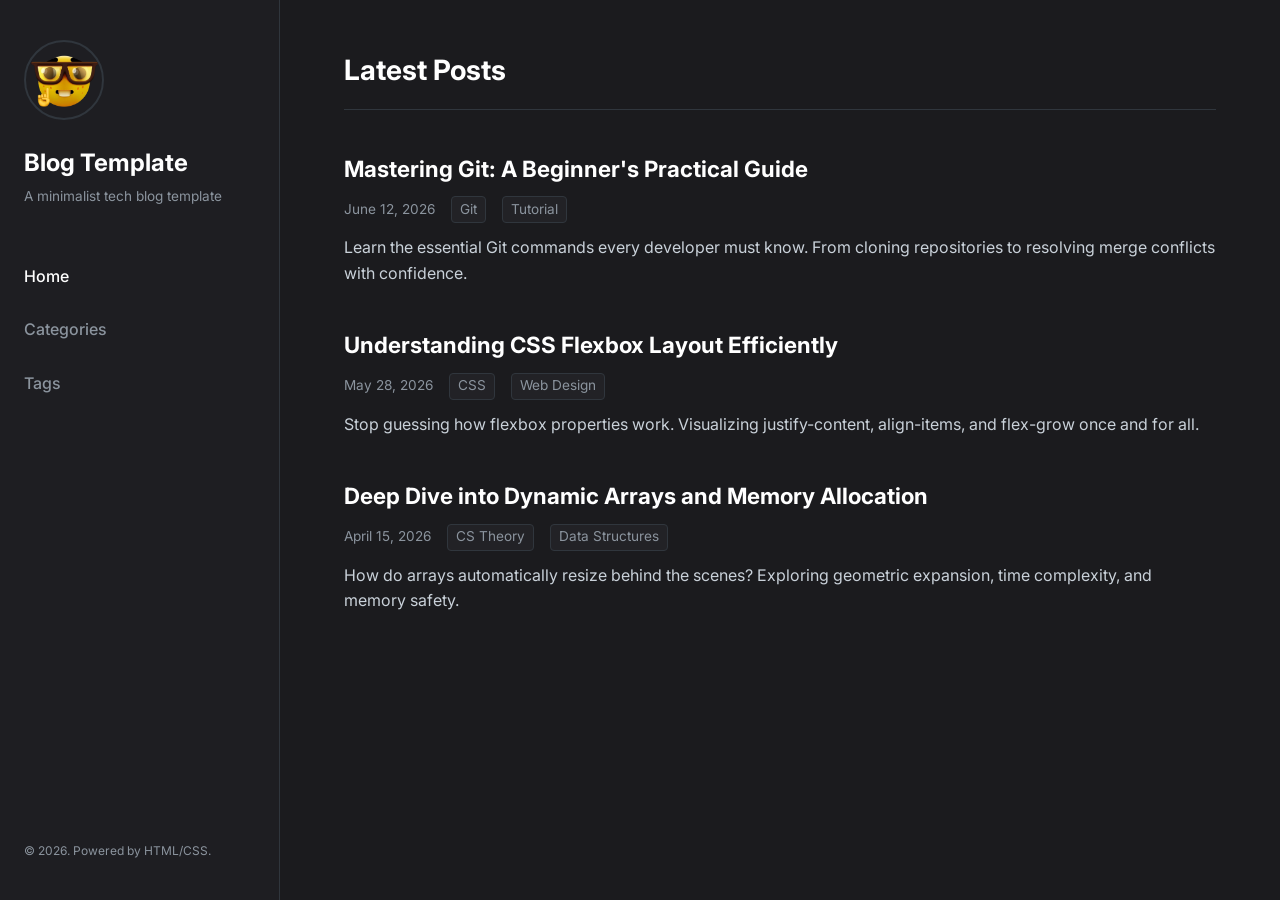
<file: index.html>
<!DOCTYPE html>
<html lang="en">
<head>
    <meta charset="UTF-8">
    <meta name="viewport" content="width=device-width, initial-scale=1.0">
    <title>Blog Template</title>
    <link rel="stylesheet" href="./style.css">
    <link rel="preconnect" href="https://fonts.googleapis.com">
    <link rel="preconnect" href="https://fonts.gstatic.com" crossorigin>
    <link href="https://fonts.googleapis.com/css2?family=Inter:wght@300;400;500;600;700&display=swap" rel="stylesheet">
</head>
<body>
    <div class="container">
        <aside class="sidebar">
            <div class="sidebar-wrapper">
                <div class="profile-container">
                    <a href="./"><img src="./assets/img/logo.png" alt="Blog Logo" class="avatar-img" onerror="this.style.display='none'; this.nextElementSibling.style.display='flex';"></a>
                    <div class="avatar" style="display:none;">B</div>
                    
                    <h1 class="site-title"><a href="./">Blog Template</a></h1>
                    <p class="site-subtitle">A minimalist tech blog template</p>
                </div>
                <nav class="nav-menu">
                    <a href="./" class="nav-item active">Home</a>
                    <a href="./categories/" class="nav-item">Categories</a>
                    <a href="./tags/" class="nav-item">Tags</a>
                </nav>
            </div>
            <div class="sidebar-footer">
                <p>&copy; 2026. Powered by HTML/CSS.</p>
            </div>
        </aside>

        <main class="main-content">
            <header class="content-header">
                <h2>Latest Posts</h2>
            </header>

            <div class="post-list">
                <article class="post-preview">
                    <h2 class="post-title">
                        <a href="./posts/git-guide/">Mastering Git: A Beginner's Practical Guide</a>
                    </h2>
                    <div class="post-meta">
                        <span class="post-date">June 12, 2026</span>
                        <span class="post-tag">Git</span>
                        <span class="post-tag">Tutorial</span>
                    </div>
                    <p class="post-excerpt">Learn the essential Git commands every developer must know. From cloning repositories to resolving merge conflicts with confidence.</p>
                </article>

                <article class="post-preview">
                    <h2 class="post-title">
                        <a href="./posts/css-flexbox/">Understanding CSS Flexbox Layout Efficiently</a>
                    </h2>
                    <div class="post-meta">
                        <span class="post-date">May 28, 2026</span>
                        <span class="post-tag">CSS</span>
                        <span class="post-tag">Web Design</span>
                    </div>
                    <p class="post-excerpt">Stop guessing how flexbox properties work. Visualizing justify-content, align-items, and flex-grow once and for all.</p>
                </article>

                <article class="post-preview">
                    <h2 class="post-title">
                        <a href="./posts/dynamic-arrays/">Deep Dive into Dynamic Arrays and Memory Allocation</a>
                    </h2>
                    <div class="post-meta">
                        <span class="post-date">April 15, 2026</span>
                        <span class="post-tag">CS Theory</span>
                        <span class="post-tag">Data Structures</span>
                    </div>
                    <p class="post-excerpt">How do arrays automatically resize behind the scenes? Exploring geometric expansion, time complexity, and memory safety.</p>
                </article>
            </div>
        </main>
    </div>
</body>
</html>
</file>
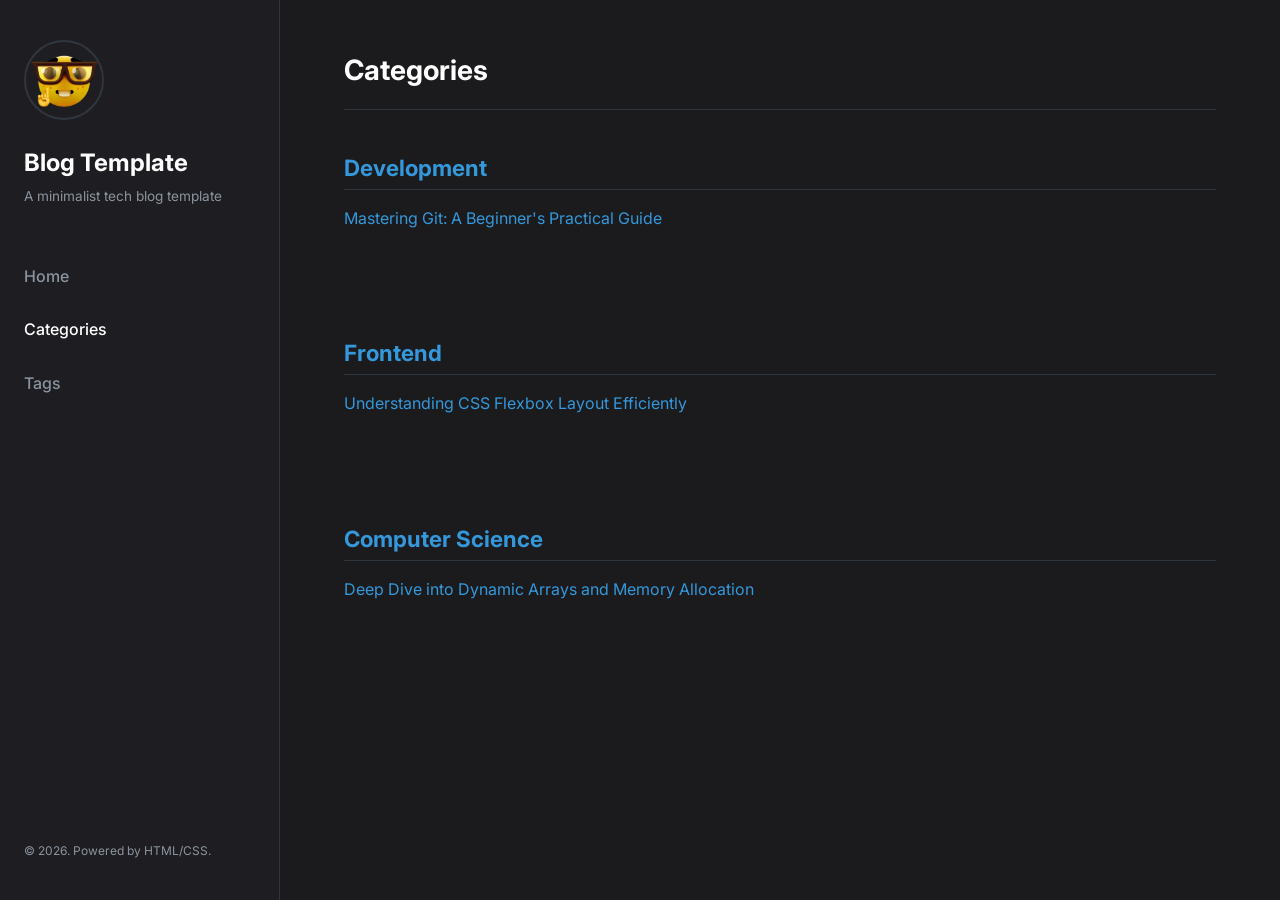
<file: categories/index.html>
<!DOCTYPE html>
<html lang="en">
<head>
    <meta charset="UTF-8">
    <meta name="viewport" content="width=device-width, initial-scale=1.0">
    <title>Categories - Blog Template</title>
    <link rel="stylesheet" href="../style.css">
    <link href="https://fonts.googleapis.com/css2?family=Inter:wght@300;400;500;600;700&display=swap" rel="stylesheet">
</head>
<body>
    <div class="container">
        <aside class="sidebar">
            <div class="sidebar-wrapper">
                <div class="profile-container">
                    <a href="../"><img src="../assets/img/logo.png" alt="Blog Logo" class="avatar-img" onerror="this.style.display='none'; this.nextElementSibling.style.display='flex';"></a>
                    <div class="avatar" style="display:none;">B</div>
                    <h1 class="site-title"><a href="../">Blog Template</a></h1>
                    <p class="site-subtitle">A minimalist tech blog template</p>
                </div>
                <nav class="nav-menu">
                    <a href="../" class="nav-item">Home</a>
                    <a href="../categories/" class="nav-item active">Categories</a>
                    <a href="../tags/" class="nav-item">Tags</a>
                </nav>
            </div>
            <div class="sidebar-footer">
                <p>&copy; 2026. Powered by HTML/CSS.</p>
            </div>
        </aside>

        <main class="main-content">
            <header class="content-header">
                <h2>Categories</h2>
            </header>

            <div class="archive-list">
                <section class="archive-section">
                    <h3>Development</h3>
                    <div class="post-preview" style="margin-bottom: 1rem;">
                        <a href="../posts/git-guide/">Mastering Git: A Beginner's Practical Guide</a>
                    </div>
                </section>

                <section class="archive-section">
                    <h3>Frontend</h3>
                    <div class="post-preview" style="margin-bottom: 1rem;">
                        <a href="../posts/css-flexbox/">Understanding CSS Flexbox Layout Efficiently</a>
                    </div>
                </section>

                <section class="archive-section">
                    <h3>Computer Science</h3>
                    <div class="post-preview" style="margin-bottom: 1rem;">
                        <a href="../posts/dynamic-arrays/">Deep Dive into Dynamic Arrays and Memory Allocation</a>
                    </div>
                </section>
            </div>
        </main>
    </div>
</body>
</html>
</file>
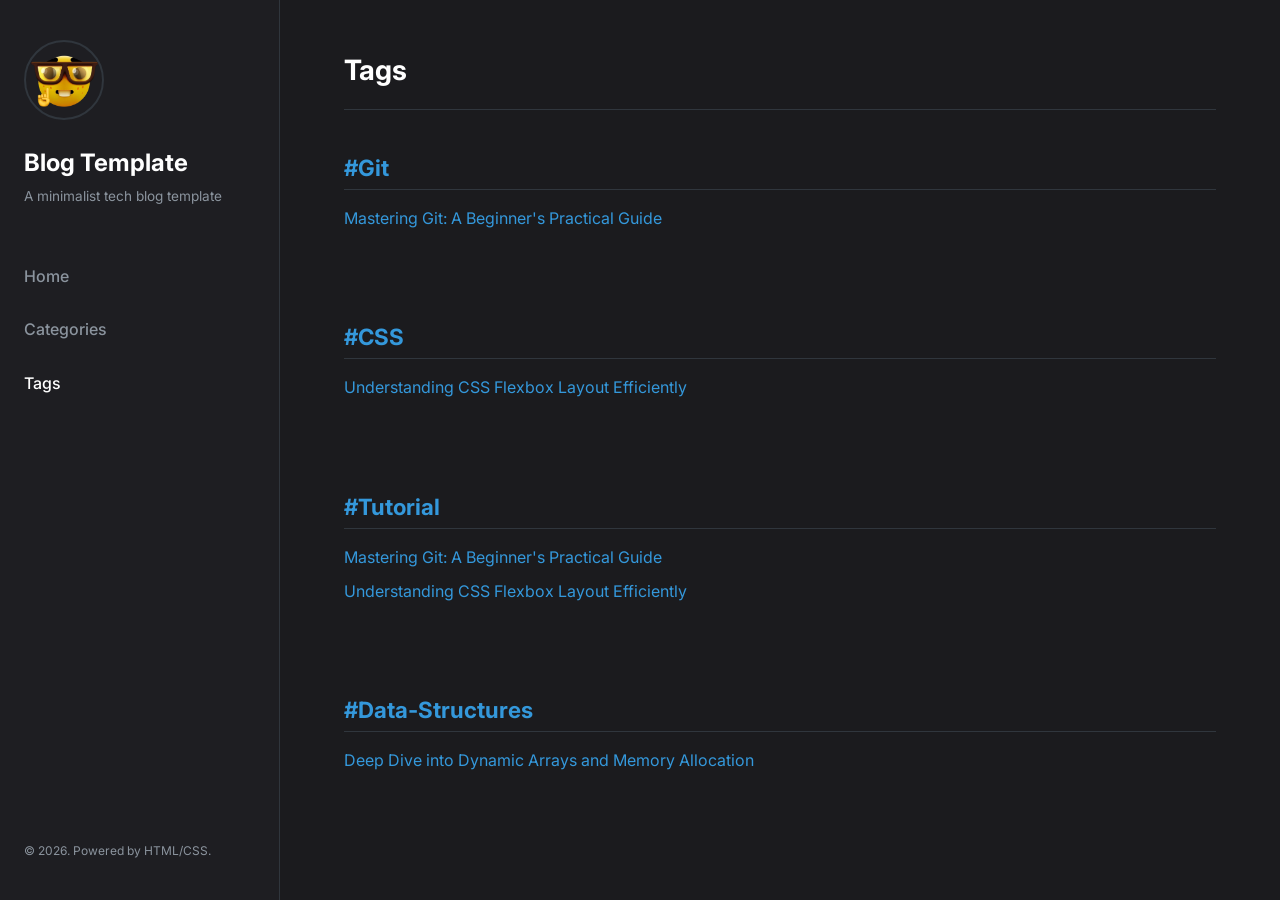
<file: tags/index.html>
<!DOCTYPE html>
<html lang="en">
<head>
    <meta charset="UTF-8">
    <meta name="viewport" content="width=device-width, initial-scale=1.0">
    <title>Tags - Blog Template</title>
    <link rel="stylesheet" href="../style.css">
    <link href="https://fonts.googleapis.com/css2?family=Inter:wght@300;400;500;600;700&display=swap" rel="stylesheet">
</head>
<body>
    <div class="container">
        <aside class="sidebar">
            <div class="sidebar-wrapper">
                <div class="profile-container">
                    <a href="../"><img src="../assets/img/logo.png" alt="Blog Logo" class="avatar-img" onerror="this.style.display='none'; this.nextElementSibling.style.display='flex';"></a>
                    <div class="avatar" style="display:none;">B</div>
                    <h1 class="site-title"><a href="../">Blog Template</a></h1>
                    <p class="site-subtitle">A minimalist tech blog template</p>
                </div>
                <nav class="nav-menu">
                    <a href="../" class="nav-item">Home</a>
                    <a href="../categories/" class="nav-item">Categories</a>
                    <a href="../tags/" class="nav-item active">Tags</a>
                </nav>
            </div>
            <div class="sidebar-footer">
                <p>&copy; 2026. Powered by HTML/CSS.</p>
            </div>
        </aside>

        <main class="main-content">
            <header class="content-header">
                <h2>Tags</h2>
            </header>

            <div class="archive-list">
                <section class="archive-section">
                    <h3>#Git</h3>
                    <div class="post-preview"><a href="../posts/git-guide/">Mastering Git: A Beginner's Practical Guide</a></div>
                </section>

                <section class="archive-section">
                    <h3>#CSS</h3>
                    <div class="post-preview"><a href="../posts/css-flexbox/">Understanding CSS Flexbox Layout Efficiently</a></div>
                </section>

                <section class="archive-section">
                    <h3>#Tutorial</h3>
                    <div class="post-preview" style="margin-bottom: 0.5rem;"><a href="../posts/git-guide/">Mastering Git: A Beginner's Practical Guide</a></div>
                    <div class="post-preview"><a href="../posts/css-flexbox/">Understanding CSS Flexbox Layout Efficiently</a></div>
                </section>

                <section class="archive-section">
                    <h3>#Data-Structures</h3>
                    <div class="post-preview"><a href="../posts/dynamic-arrays/">Deep Dive into Dynamic Arrays and Memory Allocation</a></div>
                </section>
            </div>
        </main>
    </div>
</body>
</html>
</file>
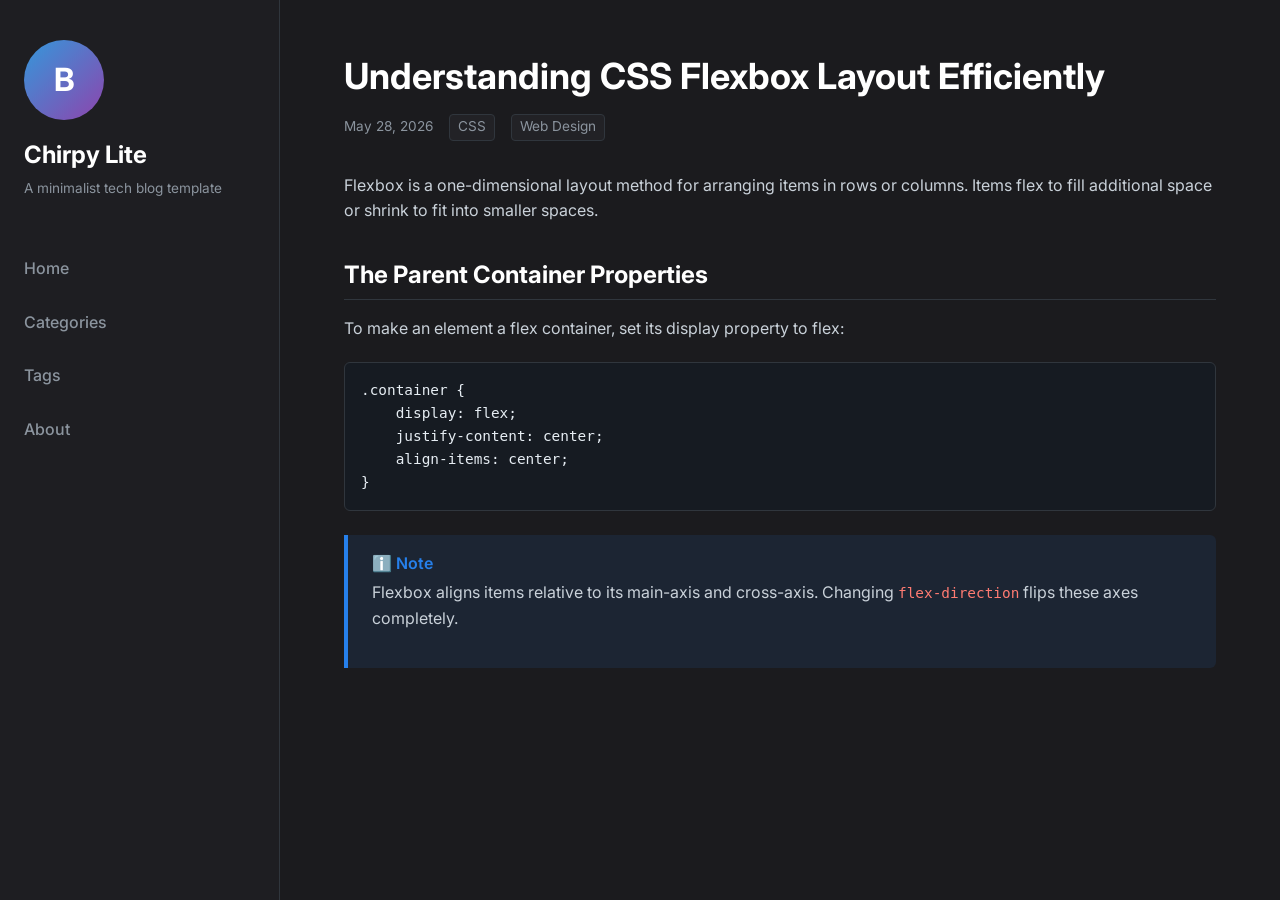
<file: posts/css-flexbox/index.html>
<!DOCTYPE html>
<html lang="en">
<head>
    <meta charset="UTF-8">
    <meta name="viewport" content="width=device-width, initial-scale=1.0">
    <title>Understanding CSS Flexbox - Your Blog</title>
    <link rel="stylesheet" href="../../style.css">
    <link href="https://fonts.googleapis.com/css2?family=Inter:wght@300;400;500;600;700&display=swap" rel="stylesheet">
</head>
<body>
    <div class="container">
        <aside class="sidebar">
            <div class="sidebar-wrapper">
                <div class="profile-container">
                    <div class="avatar">B</div>
                    <h1 class="site-title"><a href="../../">Chirpy Lite</a></h1>
                    <p class="site-subtitle">A minimalist tech blog template</p>
                </div>
                <nav class="nav-menu">
                    <a href="../../" class="nav-item">Home</a>
                    <a href="#" class="nav-item">Categories</a>
                    <a href="#" class="nav-item">Tags</a>
                    <a href="#" class="nav-item">About</a>
                </nav>
            </div>
        </aside>

        <main class="main-content">
            <article class="post-single">
                <header class="post-header">
                    <h1>Understanding CSS Flexbox Layout Efficiently</h1>
                    <div class="post-meta">
                        <span>May 28, 2026</span>
                        <span class="post-tag">CSS</span>
                        <span class="post-tag">Web Design</span>
                    </div>
                </header>

                <div class="post-body">
                    <p>Flexbox is a one-dimensional layout method for arranging items in rows or columns. Items flex to fill additional space or shrink to fit into smaller spaces.</p>
                    
                    <h2>The Parent Container Properties</h2>
                    <p>To make an element a flex container, set its display property to flex:</p>
                    <pre><code>.container {
    display: flex;
    justify-content: center;
    align-items: center;
}</code></pre>

                    <div class="callout info">
                        <div class="callout-title">ℹ️ Note</div>
                        <p>Flexbox aligns items relative to its main-axis and cross-axis. Changing <code>flex-direction</code> flips these axes completely.</p>
                    </div>
                </div>
            </article>
        </main>
    </div>
</body>
</html>
</file>
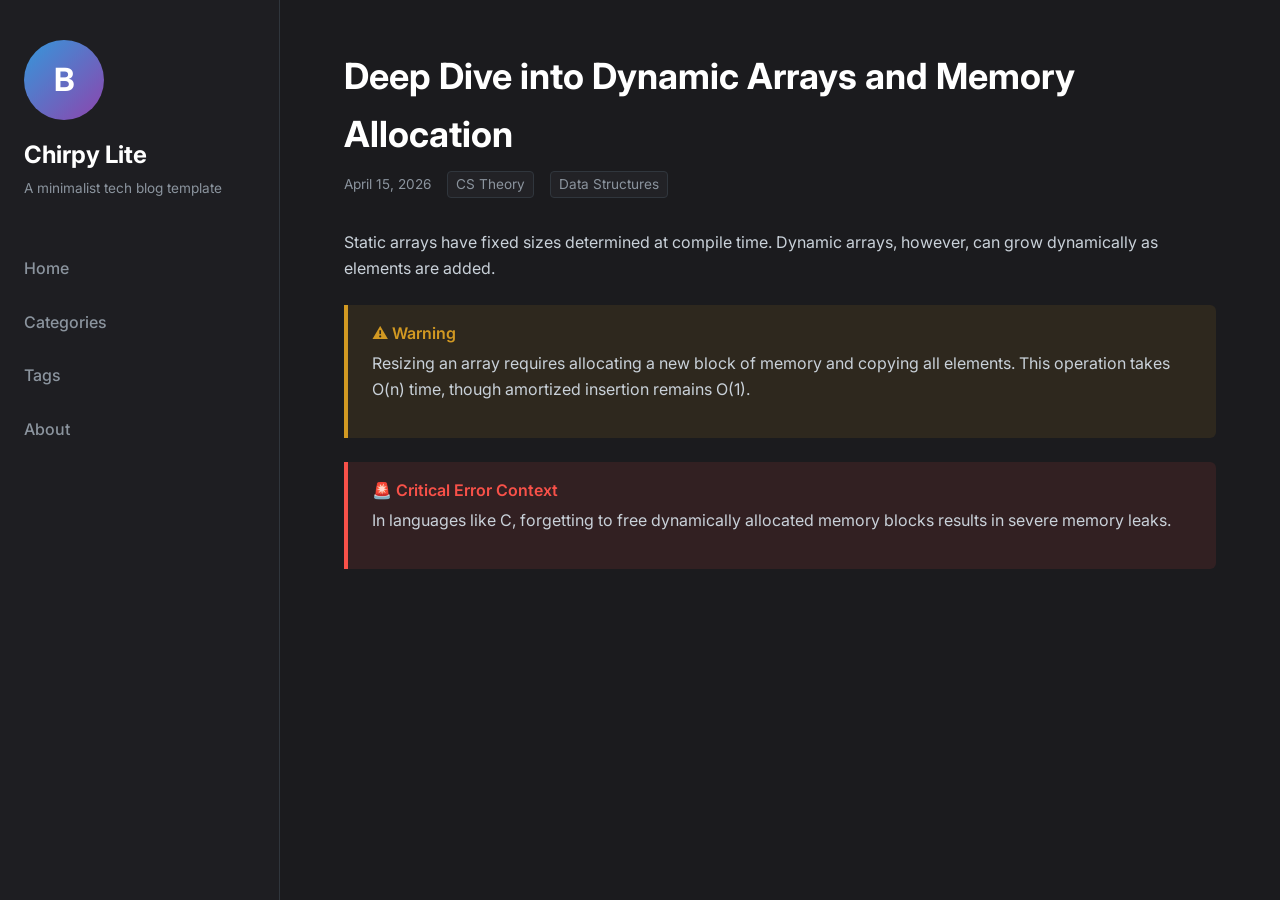
<file: posts/dynamic-arrays/index.html>
<!DOCTYPE html>
<html lang="en">
<head>
    <meta charset="UTF-8">
    <meta name="viewport" content="width=device-width, initial-scale=1.0">
    <title>Dynamic Arrays - Your Blog</title>
    <link rel="stylesheet" href="../../style.css">
    <link href="https://fonts.googleapis.com/css2?family=Inter:wght@300;400;500;600;700&display=swap" rel="stylesheet">
</head>
<body>
    <div class="container">
        <aside class="sidebar">
            <div class="sidebar-wrapper">
                <div class="profile-container">
                    <div class="avatar">B</div>
                    <h1 class="site-title"><a href="../../">Chirpy Lite</a></h1>
                    <p class="site-subtitle">A minimalist tech blog template</p>
                </div>
                <nav class="nav-menu">
                    <a href="../../" class="nav-item">Home</a>
                    <a href="#" class="nav-item">Categories</a>
                    <a href="#" class="nav-item">Tags</a>
                    <a href="#" class="nav-item">About</a>
                </nav>
            </div>
        </aside>

        <main class="main-content">
            <article class="post-single">
                <header class="post-header">
                    <h1>Deep Dive into Dynamic Arrays and Memory Allocation</h1>
                    <div class="post-meta">
                        <span>April 15, 2026</span>
                        <span class="post-tag">CS Theory</span>
                        <span class="post-tag">Data Structures</span>
                    </div>
                </header>

                <div class="post-body">
                    <p>Static arrays have fixed sizes determined at compile time. Dynamic arrays, however, can grow dynamically as elements are added.</p>
                    
                    <div class="callout warning">
                        <div class="callout-title">⚠️ Warning</div>
                        <p>Resizing an array requires allocating a new block of memory and copying all elements. This operation takes O(n) time, though amortized insertion remains O(1).</p>
                    </div>

                    <div class="callout danger">
                        <div class="callout-title">🚨 Critical Error Context</div>
                        <p>In languages like C, forgetting to free dynamically allocated memory blocks results in severe memory leaks.</p>
                    </div>
                </div>
            </article>
        </main>
    </div>
</body>
</html>
</file>
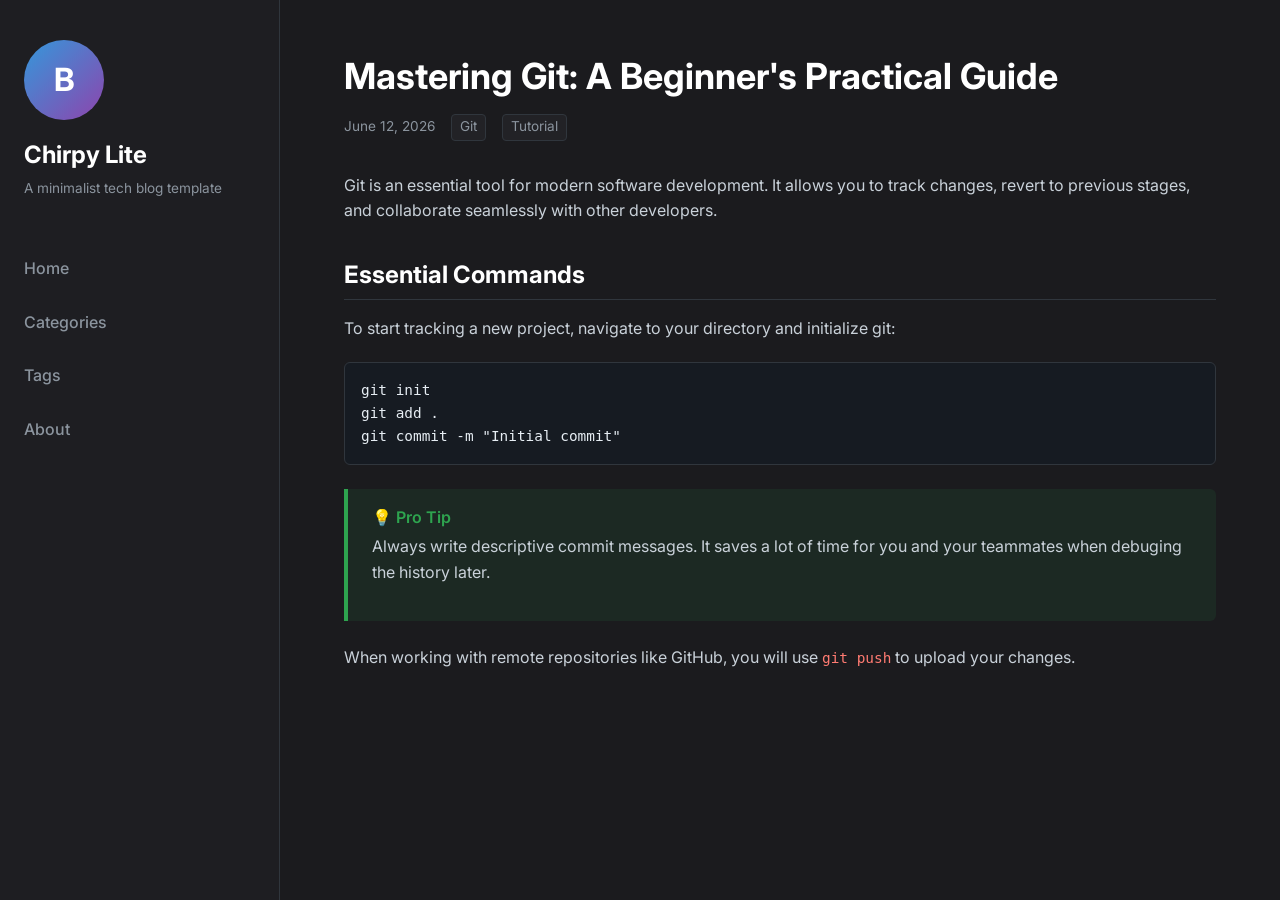
<file: posts/git-guide/index.html>
<!DOCTYPE html>
<html lang="en">
<head>
    <meta charset="UTF-8">
    <meta name="viewport" content="width=device-width, initial-scale=1.0">
    <title>Mastering Git - Your blog</title>
    <link rel="stylesheet" href="../../style.css">
    <link href="https://fonts.googleapis.com/css2?family=Inter:wght@300;400;500;600;700&display=swap" rel="stylesheet">
</head>
<body>
    <div class="container">
        <aside class="sidebar">
            <div class="sidebar-wrapper">
                <div class="profile-container">
                    <div class="avatar">B</div>
                    <h1 class="site-title"><a href="../../">Chirpy Lite</a></h1>
                    <p class="site-subtitle">A minimalist tech blog template</p>
                </div>
                <nav class="nav-menu">
                    <a href="../../" class="nav-item">Home</a>
                    <a href="#" class="nav-item">Categories</a>
                    <a href="#" class="nav-item">Tags</a>
                    <a href="#" class="nav-item">About</a>
                </nav>
            </div>
        </aside>

        <main class="main-content">
            <article class="post-single">
                <header class="post-header">
                    <h1>Mastering Git: A Beginner's Practical Guide</h1>
                    <div class="post-meta">
                        <span>June 12, 2026</span>
                        <span class="post-tag">Git</span>
                        <span class="post-tag">Tutorial</span>
                    </div>
                </header>

                <div class="post-body">
                    <p>Git is an essential tool for modern software development. It allows you to track changes, revert to previous stages, and collaborate seamlessly with other developers.</p>
                    
                    <h2>Essential Commands</h2>
                    <p>To start tracking a new project, navigate to your directory and initialize git:</p>
                    <pre><code>git init
git add .
git commit -m "Initial commit"</code></pre>

                    <div class="callout tip">
                        <div class="callout-title">💡 Pro Tip</div>
                        <p>Always write descriptive commit messages. It saves a lot of time for you and your teammates when debuging the history later.</p>
                    </div>

                    <p>When working with remote repositories like GitHub, you will use <code>git push</code> to upload your changes.</p>
                </div>
            </article>
        </main>
    </div>
</body>
</html>
</file>
<file: style.css>
/* --- GLOBAL VARIABLES & THEME (Chirpy Dark Mode Style) --- */
:root {
    --bg-main: #1b1b1e;
    --bg-sidebar: #1e1e22;
    --bg-card: #222226;
    --text-main: #c9d1d9;
    --text-muted: #8b949e;
    --text-title: #ffffff;
    --accent: #3498db;
    --border-color: #30363d;
    --font-stack: 'Inter', -apple-system, BlinkMacSystemFont, "Segoe UI", Roboto, sans-serif;
    
    /* Callout Colors */
    --info-color: #2680eb;
    --info-bg: rgba(38, 128, 235, 0.1);
    --tip-color: #2ea44f;
    --tip-bg: rgba(46, 164, 79, 0.1);
    --warning-color: #d29922;
    --warning-bg: rgba(210, 153, 34, 0.1);
    --danger-color: #f85149;
    --danger-bg: rgba(248, 81, 73, 0.1);
}

* {
    box-sizing: border-box;
    margin: 0;
    padding: 0;
}

body {
    background-color: var(--bg-main);
    color: var(--text-main);
    font-family: var(--font-stack);
    line-height: 1.6;
}

a {
    color: var(--accent);
    text-decoration: none;
    transition: color 0.2s ease;
}

a:hover {
    text-decoration: underline;
}

/* --- LAYOUT CONFIGURATION --- */
.container {
    display: flex;
    min-height: 100vh;
}

/* --- SIDEBAR STYLE --- */
.sidebar {
    width: 280px;
    background-color: var(--bg-sidebar);
    border-right: 1px solid var(--border-color);
    display: flex;
    flex-direction: column;
    justify-content: space-between;
    padding: 2.5rem 1.5rem;
    position: fixed;
    height: 100vh;
}

/* Image-based avatar support */
.avatar-img {
    width: 80px;
    height: 80px;
    border-radius: 50%;
    object-fit: cover;
    margin-bottom: 1rem;
    border: 2px solid var(--border-color);
}

/* Text fallback avatar */
.avatar {
    width: 80px;
    height: 80px;
    background: linear-gradient(135deg, #3498db, #8e44ad);
    border-radius: 50%;
    display: flex;
    align-items: center;
    justify-content: center;
    font-size: 2rem;
    font-weight: bold;
    color: white;
    margin-bottom: 1rem;
}

.site-title a {
    color: var(--text-title);
    font-size: 1.5rem;
    font-weight: 700;
}

.site-subtitle {
    color: var(--text-muted);
    font-size: 0.85rem;
    margin-top: 0.25rem;
}

.nav-menu {
    margin-top: 3rem;
    display: flex;
    flex-direction: column;
    gap: 0.75rem;
}

.nav-item {
    color: var(--text-muted);
    font-weight: 500;
    padding: 0.5rem 0;
}

.nav-item:hover, .nav-item.active {
    color: var(--text-title);
    text-decoration: none;
}

.sidebar-footer {
    font-size: 0.75rem;
    color: var(--text-muted);
}

/* --- MAIN CONTENT AREA --- */
.main-content {
    margin-left: 280px;
    flex: 1;
    padding: 3rem 4rem;
    max-width: 1000px;
}

.content-header {
    margin-bottom: 2.5rem;
    border-bottom: 1px solid var(--border-color);
    padding-bottom: 1rem;
}

.content-header h2 {
    color: var(--text-title);
    font-size: 1.75rem;
}

/* --- POST LIST (INDEX) & ARCHIVES --- */
.post-list, .archive-list {
    display: flex;
    flex-direction: column;
    gap: 2.5rem;
}

.archive-section {
    margin-bottom: 3rem;
}

.archive-section h3 {
    color: var(--accent);
    font-size: 1.4rem;
    margin-bottom: 1rem;
    border-bottom: 1px solid var(--border-color);
    padding-bottom: 0.2rem;
}

.post-preview .post-title a {
    color: var(--text-title);
    font-size: 1.4rem;
}

.post-preview .post-title a:hover {
    color: var(--accent);
}

.post-meta {
    font-size: 0.85rem;
    color: var(--text-muted);
    margin: 0.5rem 0 0.75rem 0;
    display: flex;
    gap: 1rem;
    align-items: center;
}

.post-tag {
    background-color: var(--bg-card);
    border: 1px solid var(--border-color);
    padding: 0.1rem 0.5rem;
    border-radius: 4px;
}

.post-excerpt {
    color: var(--text-main);
}

/* --- SINGLE POST PAGE STYLE --- */
.post-header {
    margin-bottom: 2rem;
}

.post-header h1 {
    color: var(--text-title);
    font-size: 2.25rem;
    margin-bottom: 0.5rem;
}

.post-body p {
    margin-bottom: 1.25rem;
}

.post-body h2 {
    color: var(--text-title);
    margin: 2rem 0 1rem 0;
    border-bottom: 1px solid var(--border-color);
    padding-bottom: 0.3rem;
}

/* --- CODE BLOCKS --- */
pre {
    background-color: #161b22;
    border: 1px solid var(--border-color);
    border-radius: 6px;
    padding: 1rem;
    overflow-x: auto;
    margin-bottom: 1.5rem;
    font-family: monospace;
}

code {
    font-family: ui-monospace, SFMono-Regular, SF Mono, Menlo, monospace;
    font-size: 0.9rem;
    color: #ff7b72;
}

pre code {
    color: #e6edf3;
}

/* --- CHIRPY STYLE INFOBOXES (CALLOUTS) --- */
.callout {
    padding: 1rem 1rem 1rem 1.5rem;
    margin: 1.5rem 0;
    border-left: 4px solid;
    border-radius: 0 6px 6px 0;
}

.callout-title {
    font-weight: 600;
    margin-bottom: 0.25rem;
    display: flex;
    align-items: center;
}

/* Info Box */
.callout.info {
    background-color: var(--info-bg);
    border-left-color: var(--info-color);
}
.callout.info .callout-title { color: var(--info-color); }

/* Tip Box */
.callout.tip {
    background-color: var(--tip-bg);
    border-left-color: var(--tip-color);
}
.callout.tip .callout-title { color: var(--tip-color); }

/* Warning Box */
.callout.warning {
    background-color: var(--warning-bg);
    border-left-color: var(--warning-color);
}
.callout.warning .callout-title { color: var(--warning-color); }

/* Danger Box */
.callout.danger {
    background-color: var(--danger-bg);
    border-left-color: var(--danger-color);
}
.callout.danger .callout-title { color: var(--danger-color); }

/* RESPONSIVE DESIGN FOR MOBILE */
@media (max-width: 768px) {
    .container { flex-direction: column; }
    .sidebar { width: 100%; height: auto; position: relative; padding: 1.5rem; }
    .nav-menu { flex-direction: row; margin-top: 1rem; justify-content: start; gap: 1.5rem; }
    .main-content { margin-left: 0; padding: 2rem 1.5rem; }
}
</file>
